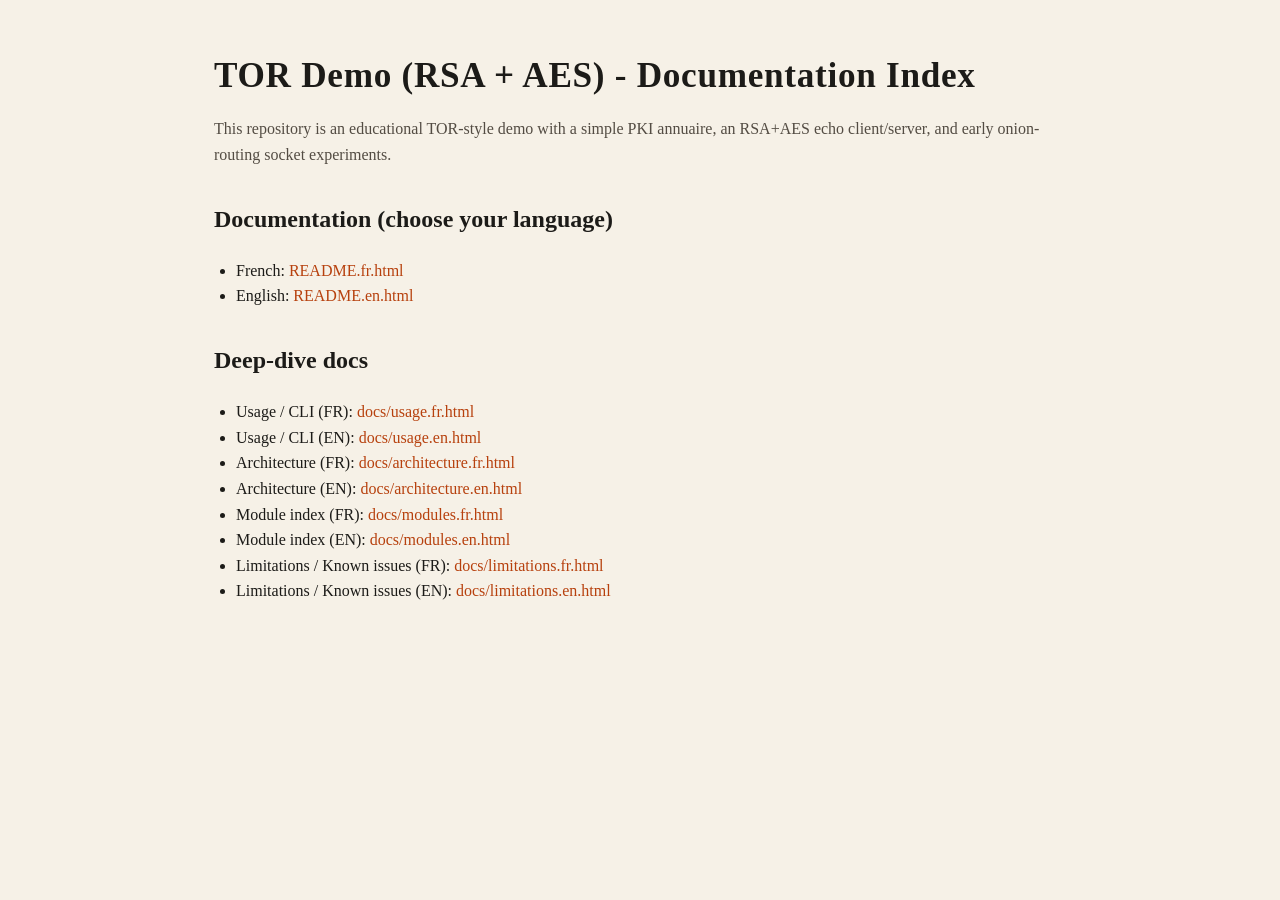
<file: docs_html/index.html>
<!doctype html>
<html lang="en">
<head>
  <meta charset="utf-8">
  <meta name="viewport" content="width=device-width, initial-scale=1">
  <title>TOR Demo Documentation Index</title>
  <link rel="stylesheet" href="assets/style.css">
</head>
<body>
  <div class="page">
    <header class="page-header">
      <h1>TOR Demo (RSA + AES) - Documentation Index</h1>
      <p class="subtitle">This repository is an educational TOR-style demo with a simple PKI annuaire, an RSA+AES echo client/server, and early onion-routing socket experiments.</p>
    </header>
    <main>
      <h2>Documentation (choose your language)</h2>
      <ul>
        <li>French: <a href="README.fr.html">README.fr.html</a></li>
        <li>English: <a href="README.en.html">README.en.html</a></li>
      </ul>

      <h2>Deep-dive docs</h2>
      <ul>
        <li>Usage / CLI (FR): <a href="docs/usage.fr.html">docs/usage.fr.html</a></li>
        <li>Usage / CLI (EN): <a href="docs/usage.en.html">docs/usage.en.html</a></li>
        <li>Architecture (FR): <a href="docs/architecture.fr.html">docs/architecture.fr.html</a></li>
        <li>Architecture (EN): <a href="docs/architecture.en.html">docs/architecture.en.html</a></li>
        <li>Module index (FR): <a href="docs/modules.fr.html">docs/modules.fr.html</a></li>
        <li>Module index (EN): <a href="docs/modules.en.html">docs/modules.en.html</a></li>
        <li>Limitations / Known issues (FR): <a href="docs/limitations.fr.html">docs/limitations.fr.html</a></li>
        <li>Limitations / Known issues (EN): <a href="docs/limitations.en.html">docs/limitations.en.html</a></li>
      </ul>
    </main>
  </div>
</body>
</html>
</file>
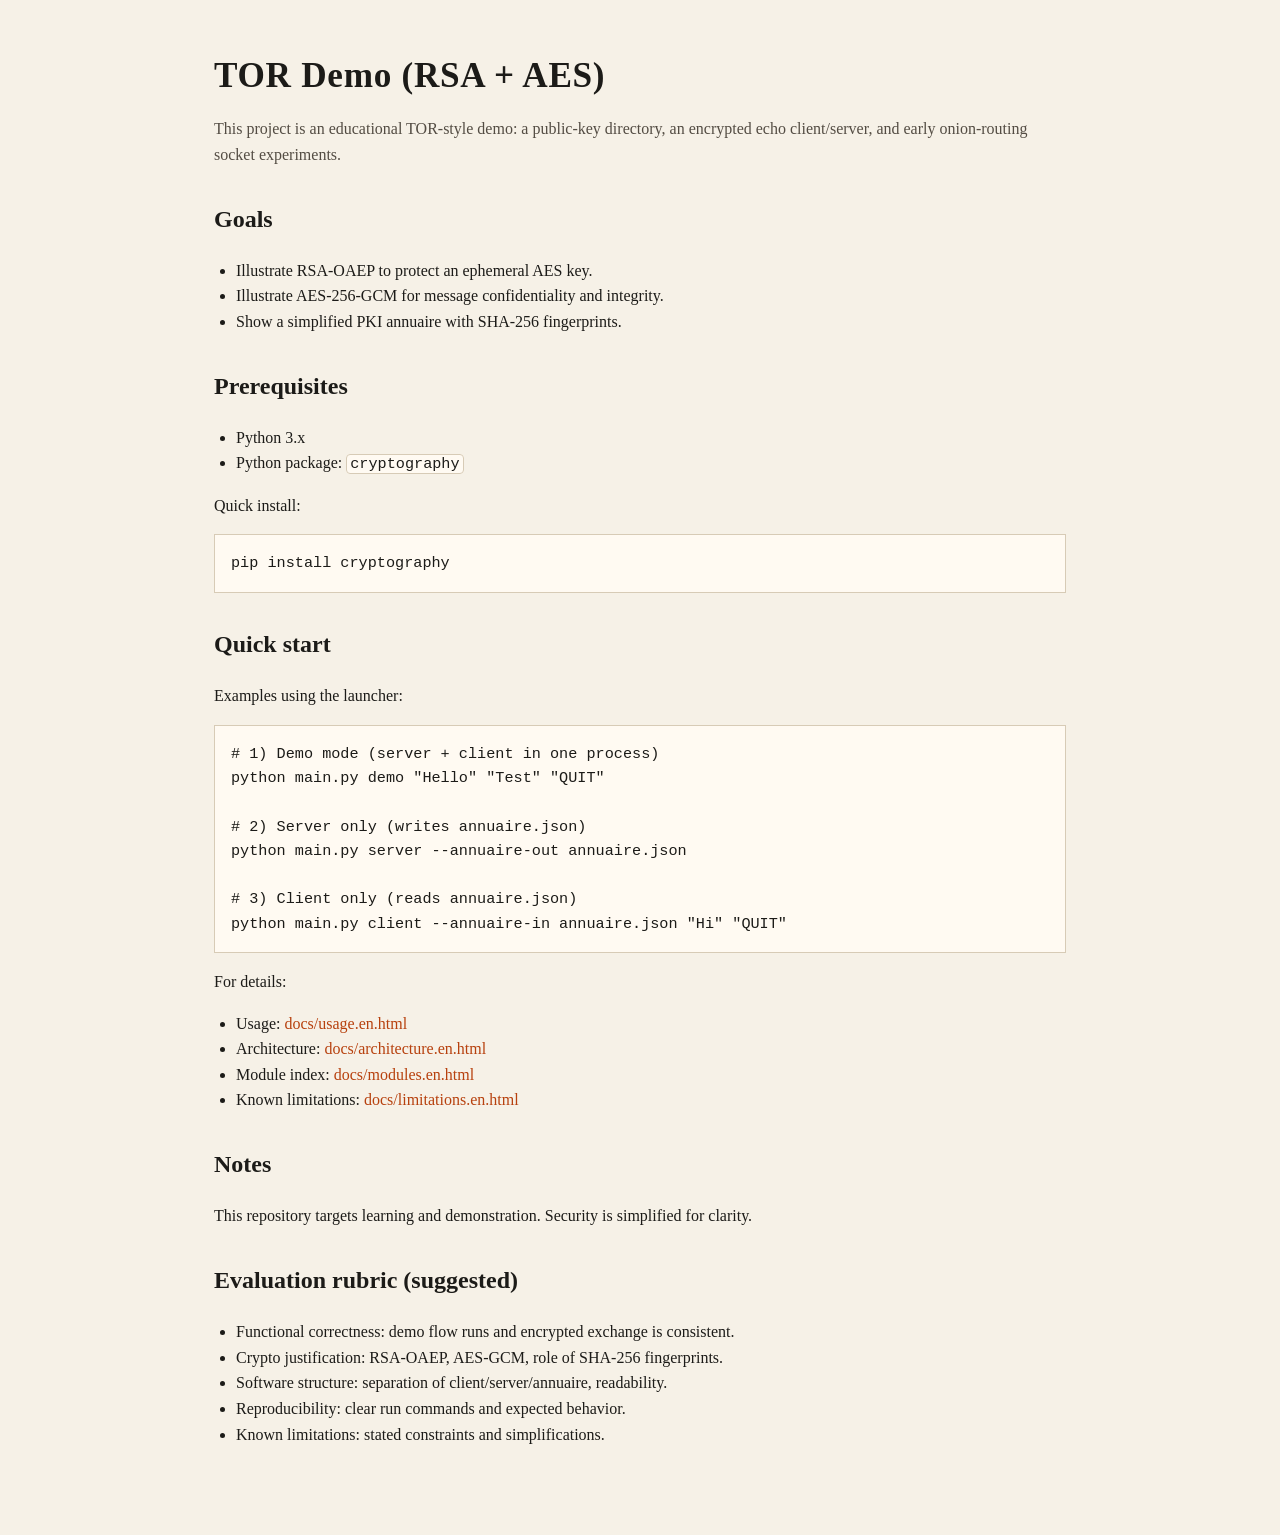
<file: docs_html/README.en.html>
<!doctype html>
<html lang="en">
<head>
  <meta charset="utf-8">
  <meta name="viewport" content="width=device-width, initial-scale=1">
  <title>TOR Demo (RSA + AES)</title>
  <link rel="stylesheet" href="assets/style.css">
</head>
<body>
  <div class="page">
    <header class="page-header">
      <h1>TOR Demo (RSA + AES)</h1>
      <p class="subtitle">This project is an educational TOR-style demo: a public-key directory, an encrypted echo client/server, and early onion-routing socket experiments.</p>
    </header>
    <main>
      <h2>Goals</h2>
      <ul>
        <li>Illustrate RSA-OAEP to protect an ephemeral AES key.</li>
        <li>Illustrate AES-256-GCM for message confidentiality and integrity.</li>
        <li>Show a simplified PKI annuaire with SHA-256 fingerprints.</li>
      </ul>

      <h2>Prerequisites</h2>
      <ul>
        <li>Python 3.x</li>
        <li>Python package: <code>cryptography</code></li>
      </ul>

      <p>Quick install:</p>
      <pre><code>pip install cryptography</code></pre>

      <h2>Quick start</h2>
      <p>Examples using the launcher:</p>
      <pre><code># 1) Demo mode (server + client in one process)
python main.py demo "Hello" "Test" "QUIT"

# 2) Server only (writes annuaire.json)
python main.py server --annuaire-out annuaire.json

# 3) Client only (reads annuaire.json)
python main.py client --annuaire-in annuaire.json "Hi" "QUIT"
</code></pre>

      <p>For details:</p>
      <ul>
        <li>Usage: <a href="docs/usage.en.html">docs/usage.en.html</a></li>
        <li>Architecture: <a href="docs/architecture.en.html">docs/architecture.en.html</a></li>
        <li>Module index: <a href="docs/modules.en.html">docs/modules.en.html</a></li>
        <li>Known limitations: <a href="docs/limitations.en.html">docs/limitations.en.html</a></li>
      </ul>

      <h2>Notes</h2>
      <p>This repository targets learning and demonstration. Security is simplified for clarity.</p>

      <h2>Evaluation rubric (suggested)</h2>
      <ul>
        <li>Functional correctness: demo flow runs and encrypted exchange is consistent.</li>
        <li>Crypto justification: RSA-OAEP, AES-GCM, role of SHA-256 fingerprints.</li>
        <li>Software structure: separation of client/server/annuaire, readability.</li>
        <li>Reproducibility: clear run commands and expected behavior.</li>
        <li>Known limitations: stated constraints and simplifications.</li>
      </ul>
    </main>
  </div>
</body>
</html>
</file>
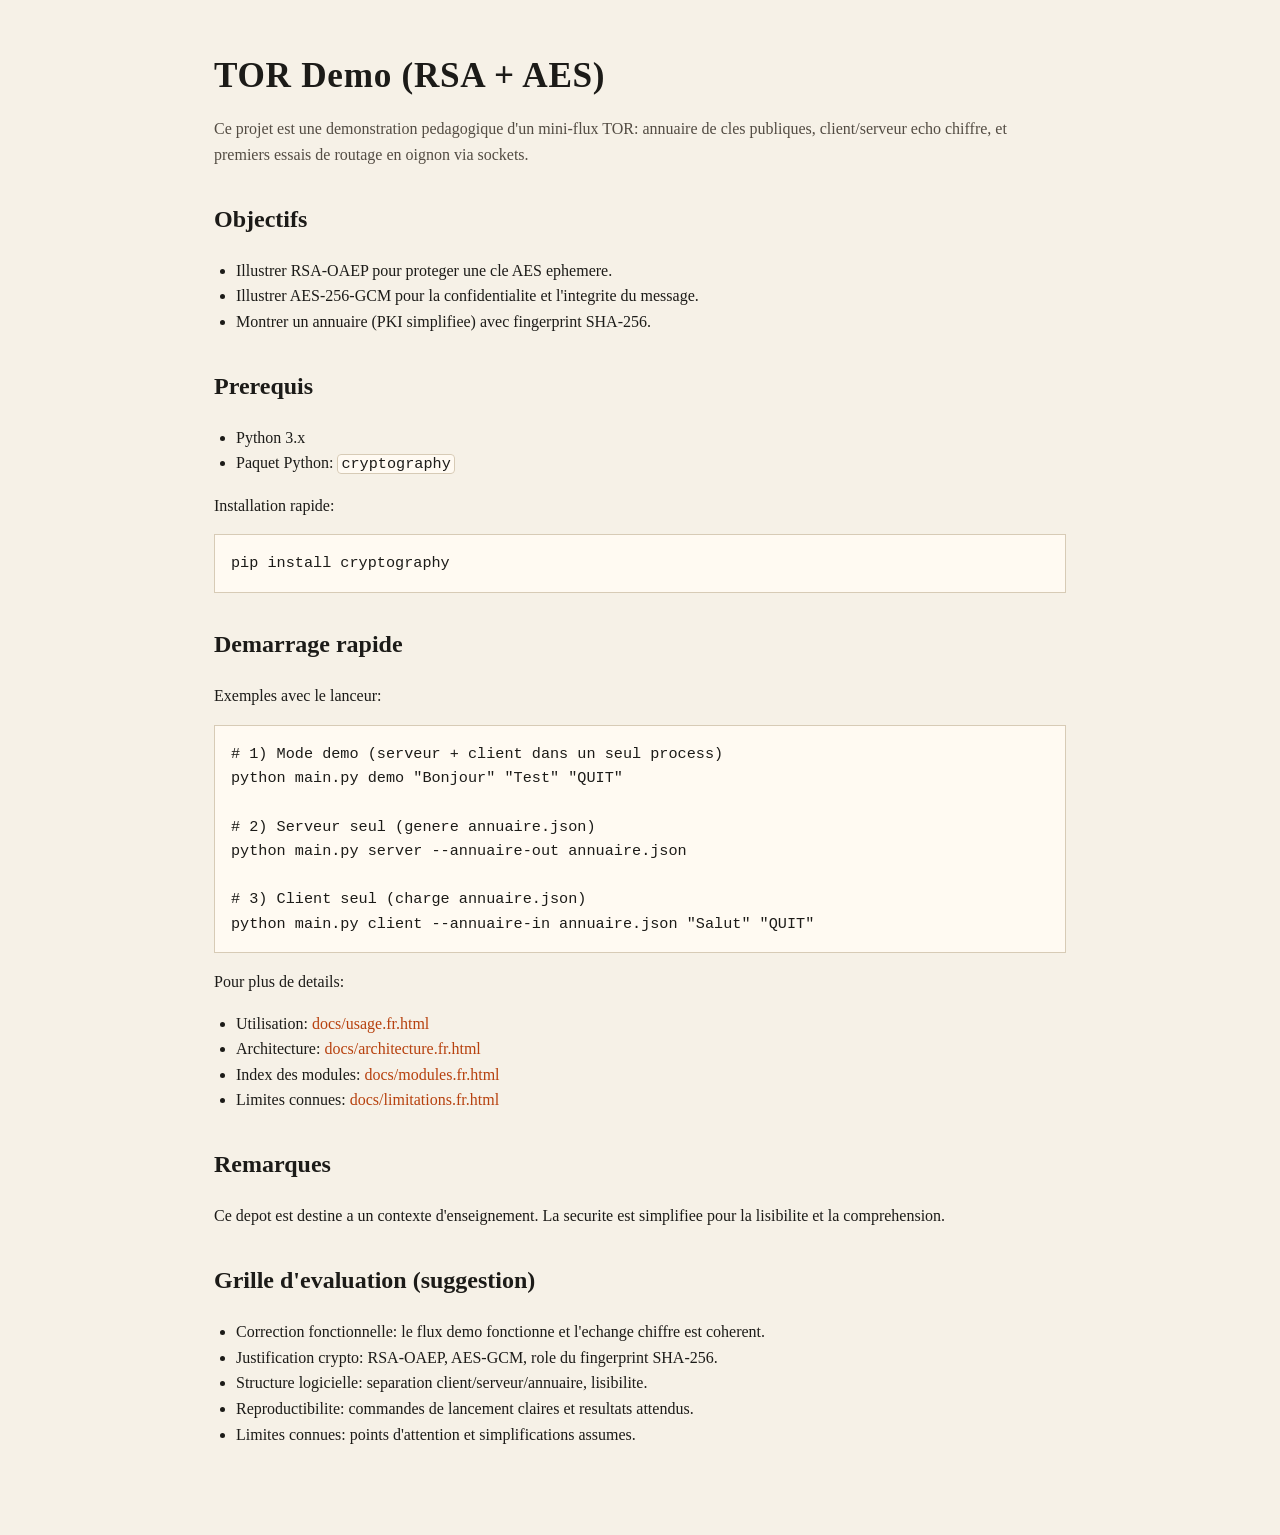
<file: docs_html/README.fr.html>
<!doctype html>
<html lang="fr">
<head>
  <meta charset="utf-8">
  <meta name="viewport" content="width=device-width, initial-scale=1">
  <title>TOR Demo (RSA + AES)</title>
  <link rel="stylesheet" href="assets/style.css">
</head>
<body>
  <div class="page">
    <header class="page-header">
      <h1>TOR Demo (RSA + AES)</h1>
      <p class="subtitle">Ce projet est une demonstration pedagogique d'un mini-flux TOR: annuaire de cles publiques, client/serveur echo chiffre, et premiers essais de routage en oignon via sockets.</p>
    </header>
    <main>
      <h2>Objectifs</h2>
      <ul>
        <li>Illustrer RSA-OAEP pour proteger une cle AES ephemere.</li>
        <li>Illustrer AES-256-GCM pour la confidentialite et l'integrite du message.</li>
        <li>Montrer un annuaire (PKI simplifiee) avec fingerprint SHA-256.</li>
      </ul>

      <h2>Prerequis</h2>
      <ul>
        <li>Python 3.x</li>
        <li>Paquet Python: <code>cryptography</code></li>
      </ul>

      <p>Installation rapide:</p>
      <pre><code>pip install cryptography</code></pre>

      <h2>Demarrage rapide</h2>
      <p>Exemples avec le lanceur:</p>
      <pre><code># 1) Mode demo (serveur + client dans un seul process)
python main.py demo "Bonjour" "Test" "QUIT"

# 2) Serveur seul (genere annuaire.json)
python main.py server --annuaire-out annuaire.json

# 3) Client seul (charge annuaire.json)
python main.py client --annuaire-in annuaire.json "Salut" "QUIT"
</code></pre>

      <p>Pour plus de details:</p>
      <ul>
        <li>Utilisation: <a href="docs/usage.fr.html">docs/usage.fr.html</a></li>
        <li>Architecture: <a href="docs/architecture.fr.html">docs/architecture.fr.html</a></li>
        <li>Index des modules: <a href="docs/modules.fr.html">docs/modules.fr.html</a></li>
        <li>Limites connues: <a href="docs/limitations.fr.html">docs/limitations.fr.html</a></li>
      </ul>

      <h2>Remarques</h2>
      <p>Ce depot est destine a un contexte d'enseignement. La securite est simplifiee pour la lisibilite et la comprehension.</p>

      <h2>Grille d'evaluation (suggestion)</h2>
      <ul>
        <li>Correction fonctionnelle: le flux demo fonctionne et l'echange chiffre est coherent.</li>
        <li>Justification crypto: RSA-OAEP, AES-GCM, role du fingerprint SHA-256.</li>
        <li>Structure logicielle: separation client/serveur/annuaire, lisibilite.</li>
        <li>Reproductibilite: commandes de lancement claires et resultats attendus.</li>
        <li>Limites connues: points d'attention et simplifications assumes.</li>
      </ul>
    </main>
  </div>
</body>
</html>
</file>
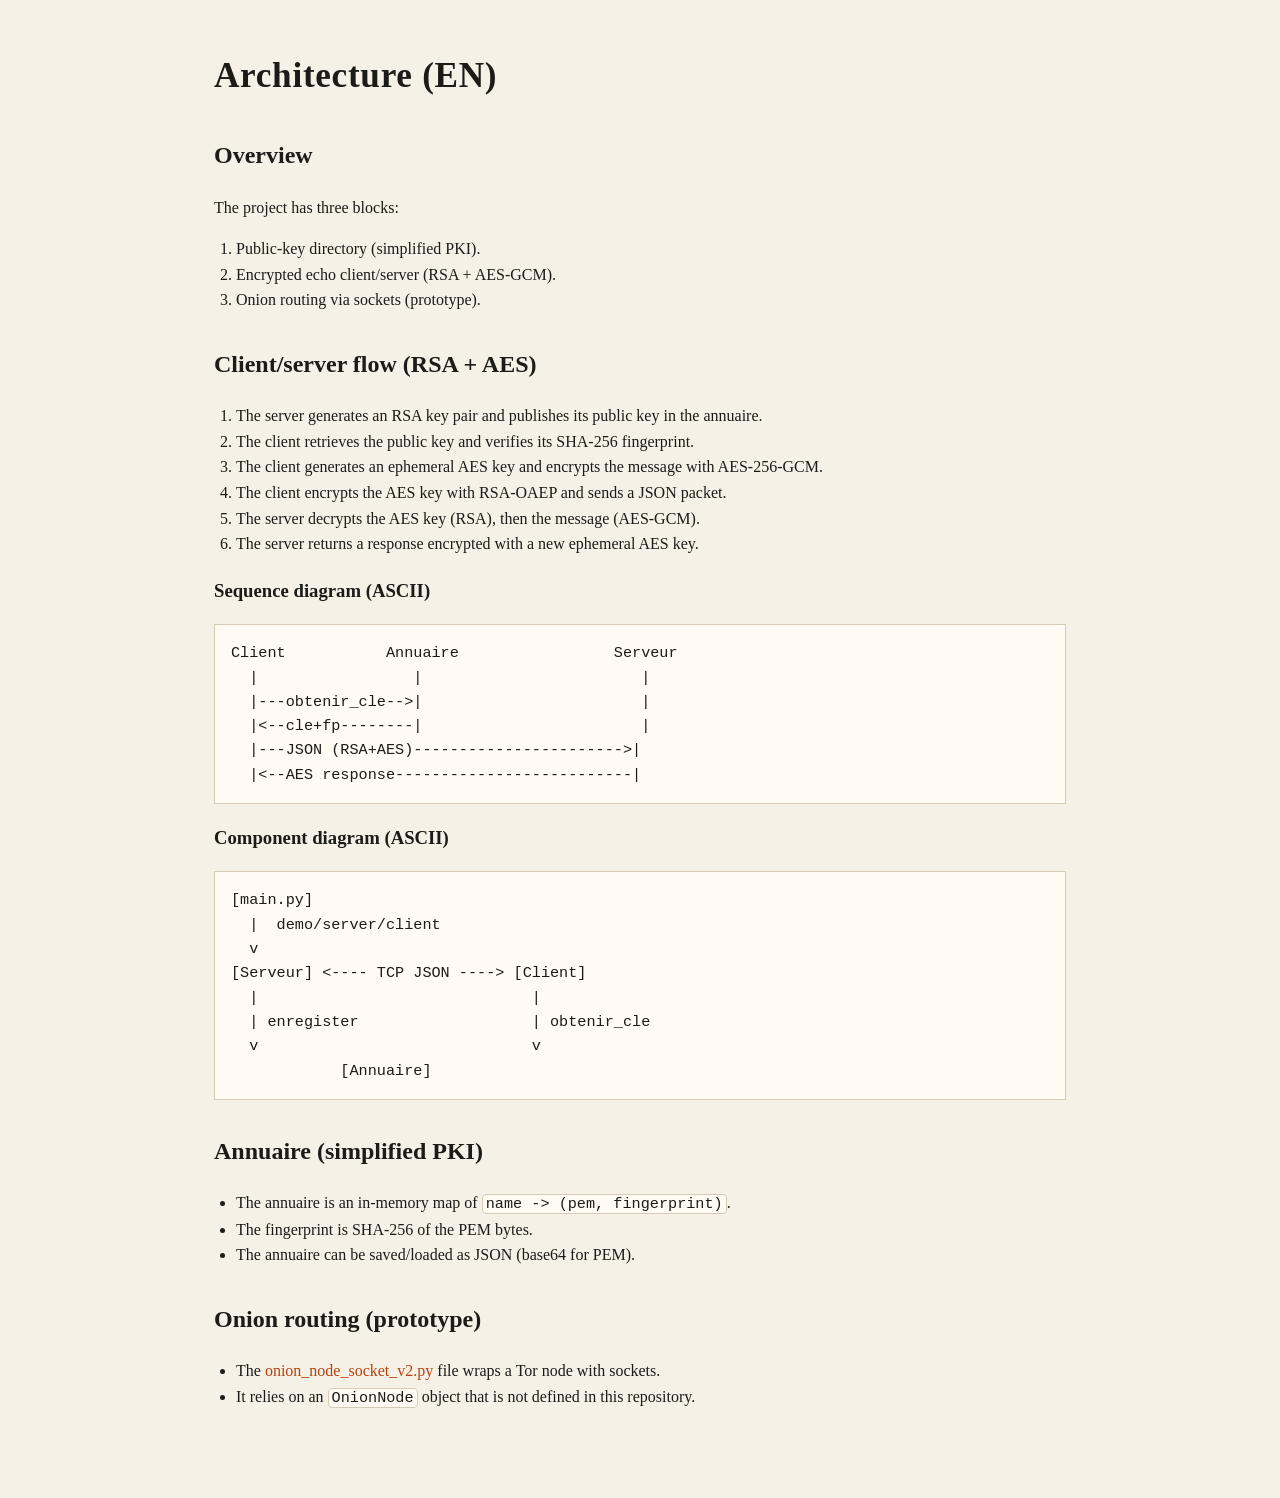
<file: docs_html/docs/architecture.en.html>
<!doctype html>
<html lang="en">
<head>
  <meta charset="utf-8">
  <meta name="viewport" content="width=device-width, initial-scale=1">
  <title>Architecture (EN)</title>
  <link rel="stylesheet" href="../assets/style.css">
</head>
<body>
  <div class="page">
    <header class="page-header">
      <h1>Architecture (EN)</h1>
    </header>
    <main>
      <h2>Overview</h2>
      <p>The project has three blocks:</p>
      <ol>
        <li>Public-key directory (simplified PKI).</li>
        <li>Encrypted echo client/server (RSA + AES-GCM).</li>
        <li>Onion routing via sockets (prototype).</li>
      </ol>

      <h2>Client/server flow (RSA + AES)</h2>
      <ol>
        <li>The server generates an RSA key pair and publishes its public key in the annuaire.</li>
        <li>The client retrieves the public key and verifies its SHA-256 fingerprint.</li>
        <li>The client generates an ephemeral AES key and encrypts the message with AES-256-GCM.</li>
        <li>The client encrypts the AES key with RSA-OAEP and sends a JSON packet.</li>
        <li>The server decrypts the AES key (RSA), then the message (AES-GCM).</li>
        <li>The server returns a response encrypted with a new ephemeral AES key.</li>
      </ol>

      <h3>Sequence diagram (ASCII)</h3>
      <pre><code>Client           Annuaire                 Serveur
  |                 |                        |
  |---obtenir_cle-->|                        |
  |<--cle+fp--------|                        |
  |---JSON (RSA+AES)----------------------->|
  |<--AES response--------------------------|
</code></pre>

      <h3>Component diagram (ASCII)</h3>
      <pre><code>[main.py]
  |  demo/server/client
  v
[Serveur] <---- TCP JSON ----> [Client]
  |                              |
  | enregister                   | obtenir_cle
  v                              v
            [Annuaire]
</code></pre>

      <h2>Annuaire (simplified PKI)</h2>
      <ul>
        <li>The annuaire is an in-memory map of <code>name -> (pem, fingerprint)</code>.</li>
        <li>The fingerprint is SHA-256 of the PEM bytes.</li>
        <li>The annuaire can be saved/loaded as JSON (base64 for PEM).</li>
      </ul>

      <h2>Onion routing (prototype)</h2>
      <ul>
        <li>The <a href="../onion_node_socket_v2.py">onion_node_socket_v2.py</a> file wraps a Tor node with sockets.</li>
        <li>It relies on an <code>OnionNode</code> object that is not defined in this repository.</li>
      </ul>
    </main>
  </div>
</body>
</html>
</file>
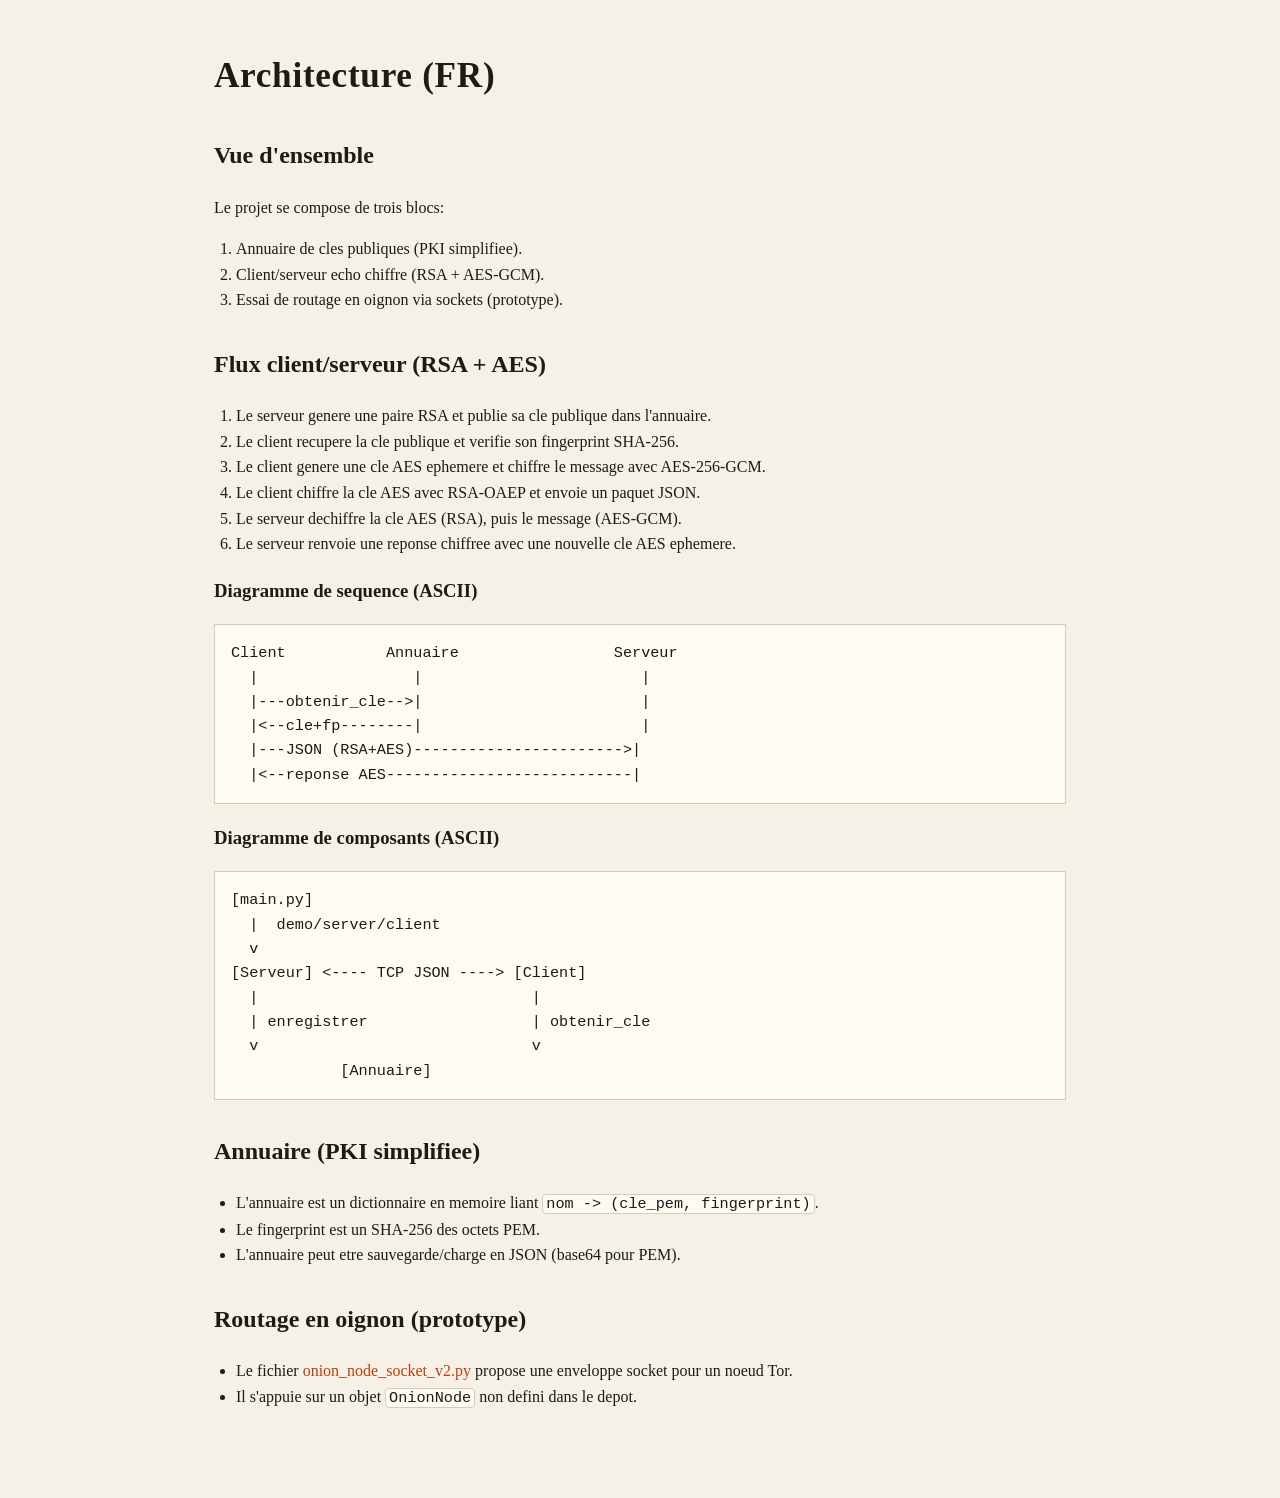
<file: docs_html/docs/architecture.fr.html>
<!doctype html>
<html lang="fr">
<head>
  <meta charset="utf-8">
  <meta name="viewport" content="width=device-width, initial-scale=1">
  <title>Architecture (FR)</title>
  <link rel="stylesheet" href="../assets/style.css">
</head>
<body>
  <div class="page">
    <header class="page-header">
      <h1>Architecture (FR)</h1>
    </header>
    <main>
      <h2>Vue d'ensemble</h2>
      <p>Le projet se compose de trois blocs:</p>
      <ol>
        <li>Annuaire de cles publiques (PKI simplifiee).</li>
        <li>Client/serveur echo chiffre (RSA + AES-GCM).</li>
        <li>Essai de routage en oignon via sockets (prototype).</li>
      </ol>

      <h2>Flux client/serveur (RSA + AES)</h2>
      <ol>
        <li>Le serveur genere une paire RSA et publie sa cle publique dans l'annuaire.</li>
        <li>Le client recupere la cle publique et verifie son fingerprint SHA-256.</li>
        <li>Le client genere une cle AES ephemere et chiffre le message avec AES-256-GCM.</li>
        <li>Le client chiffre la cle AES avec RSA-OAEP et envoie un paquet JSON.</li>
        <li>Le serveur dechiffre la cle AES (RSA), puis le message (AES-GCM).</li>
        <li>Le serveur renvoie une reponse chiffree avec une nouvelle cle AES ephemere.</li>
      </ol>

      <h3>Diagramme de sequence (ASCII)</h3>
      <pre><code>Client           Annuaire                 Serveur
  |                 |                        |
  |---obtenir_cle-->|                        |
  |<--cle+fp--------|                        |
  |---JSON (RSA+AES)----------------------->|
  |<--reponse AES---------------------------|
</code></pre>

      <h3>Diagramme de composants (ASCII)</h3>
      <pre><code>[main.py]
  |  demo/server/client
  v
[Serveur] <---- TCP JSON ----> [Client]
  |                              |
  | enregistrer                  | obtenir_cle
  v                              v
            [Annuaire]
</code></pre>

      <h2>Annuaire (PKI simplifiee)</h2>
      <ul>
        <li>L'annuaire est un dictionnaire en memoire liant <code>nom -> (cle_pem, fingerprint)</code>.</li>
        <li>Le fingerprint est un SHA-256 des octets PEM.</li>
        <li>L'annuaire peut etre sauvegarde/charge en JSON (base64 pour PEM).</li>
      </ul>

      <h2>Routage en oignon (prototype)</h2>
      <ul>
        <li>Le fichier <a href="../onion_node_socket_v2.py">onion_node_socket_v2.py</a> propose une enveloppe socket pour un noeud Tor.</li>
        <li>Il s'appuie sur un objet <code>OnionNode</code> non defini dans le depot.</li>
      </ul>
    </main>
  </div>
</body>
</html>
</file>
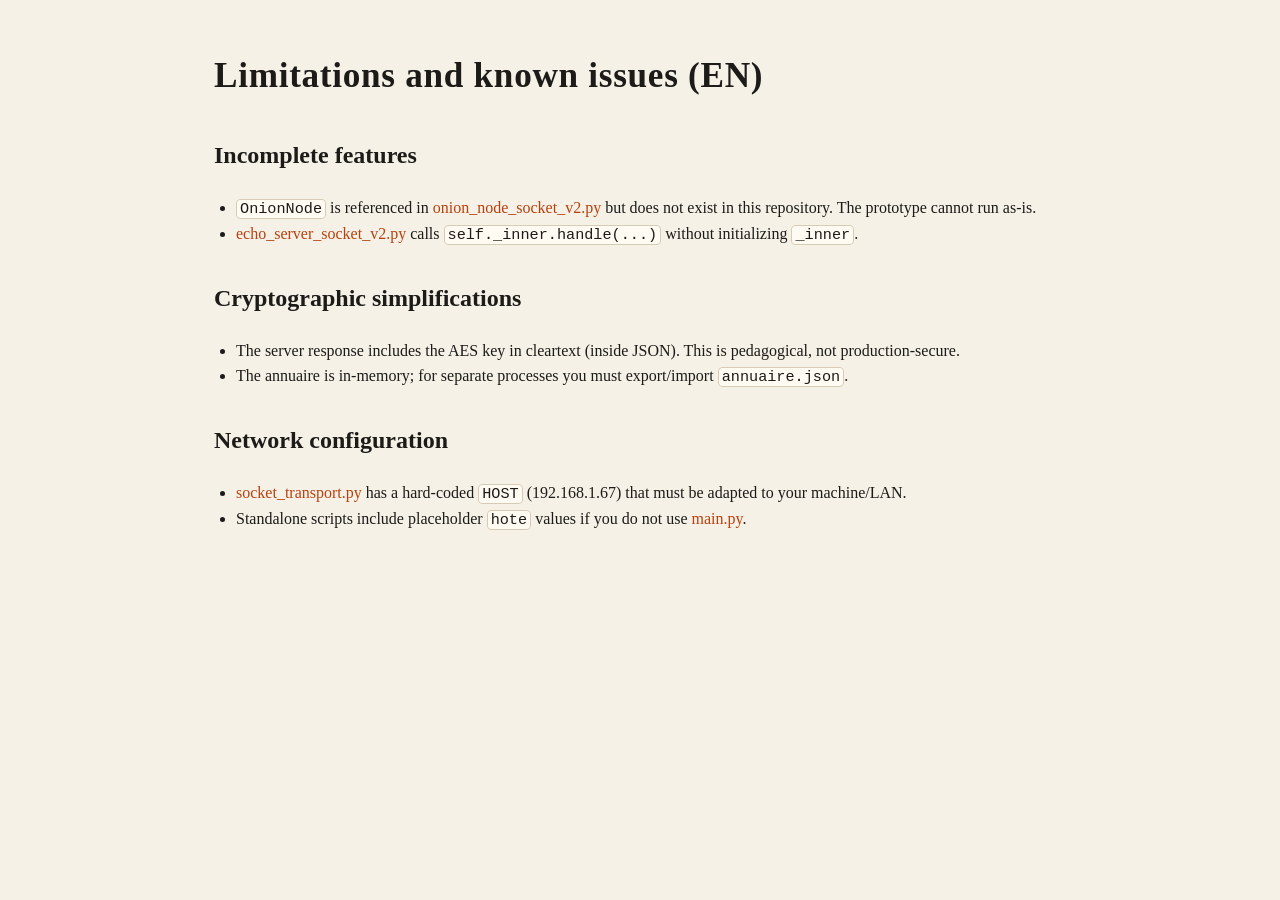
<file: docs_html/docs/limitations.en.html>
<!doctype html>
<html lang="en">
<head>
  <meta charset="utf-8">
  <meta name="viewport" content="width=device-width, initial-scale=1">
  <title>Limitations and Known Issues (EN)</title>
  <link rel="stylesheet" href="../assets/style.css">
</head>
<body>
  <div class="page">
    <header class="page-header">
      <h1>Limitations and known issues (EN)</h1>
    </header>
    <main>
      <h2>Incomplete features</h2>
      <ul>
        <li><code>OnionNode</code> is referenced in <a href="../onion_node_socket_v2.py">onion_node_socket_v2.py</a> but does not exist in this repository. The prototype cannot run as-is.</li>
        <li><a href="../echo_server_socket_v2.py">echo_server_socket_v2.py</a> calls <code>self._inner.handle(...)</code> without initializing <code>_inner</code>.</li>
      </ul>

      <h2>Cryptographic simplifications</h2>
      <ul>
        <li>The server response includes the AES key in cleartext (inside JSON). This is pedagogical, not production-secure.</li>
        <li>The annuaire is in-memory; for separate processes you must export/import <code>annuaire.json</code>.</li>
      </ul>

      <h2>Network configuration</h2>
      <ul>
        <li><a href="../socket_transport.py">socket_transport.py</a> has a hard-coded <code>HOST</code> (192.168.1.67) that must be adapted to your machine/LAN.</li>
        <li>Standalone scripts include placeholder <code>hote</code> values if you do not use <a href="../main.py">main.py</a>.</li>
      </ul>
    </main>
  </div>
</body>
</html>
</file>
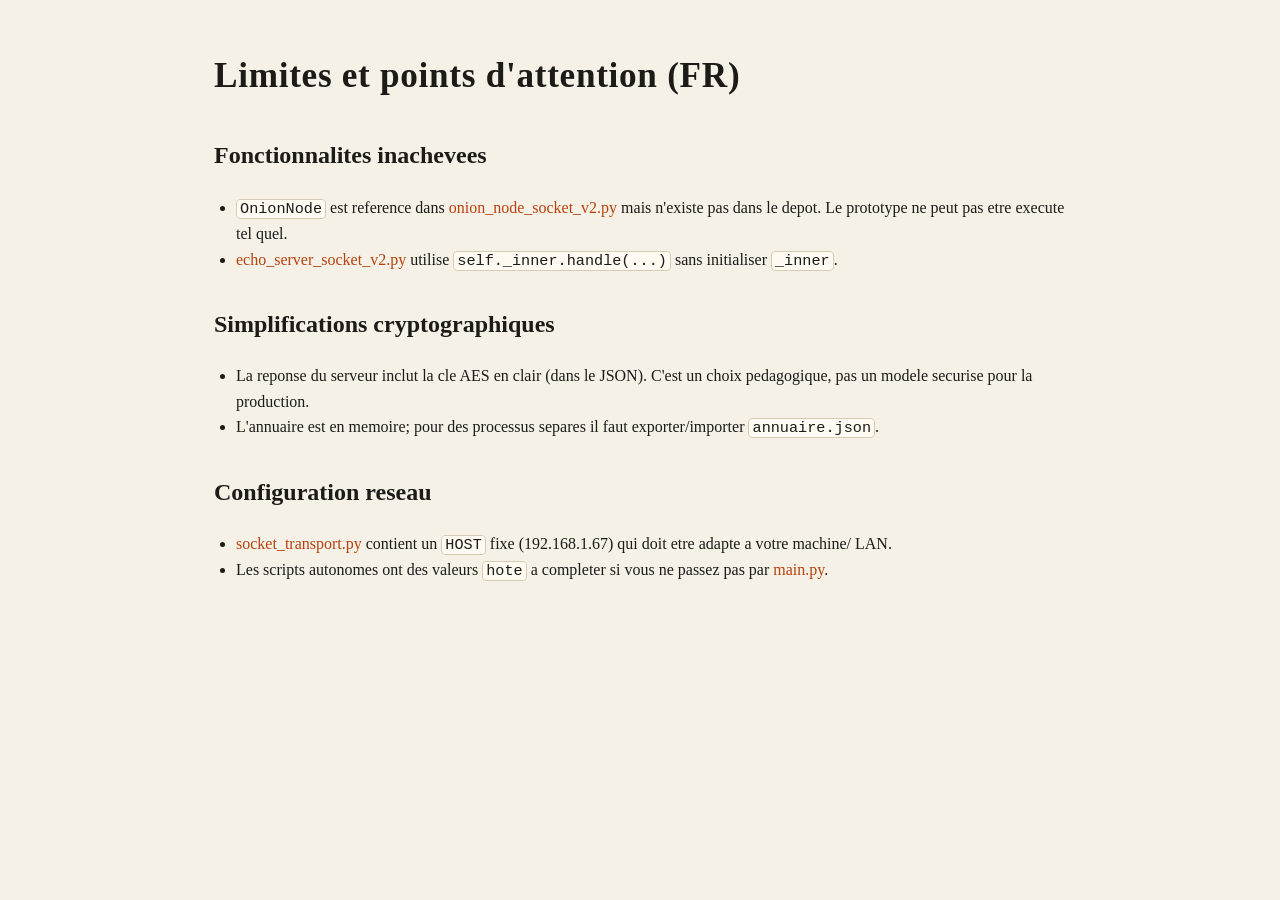
<file: docs_html/docs/limitations.fr.html>
<!doctype html>
<html lang="fr">
<head>
  <meta charset="utf-8">
  <meta name="viewport" content="width=device-width, initial-scale=1">
  <title>Limites et points d'attention (FR)</title>
  <link rel="stylesheet" href="../assets/style.css">
</head>
<body>
  <div class="page">
    <header class="page-header">
      <h1>Limites et points d'attention (FR)</h1>
    </header>
    <main>
      <h2>Fonctionnalites inachevees</h2>
      <ul>
        <li><code>OnionNode</code> est reference dans <a href="../onion_node_socket_v2.py">onion_node_socket_v2.py</a> mais n'existe pas dans le depot. Le prototype ne peut pas etre execute tel quel.</li>
        <li><a href="../echo_server_socket_v2.py">echo_server_socket_v2.py</a> utilise <code>self._inner.handle(...)</code> sans initialiser <code>_inner</code>.</li>
      </ul>

      <h2>Simplifications cryptographiques</h2>
      <ul>
        <li>La reponse du serveur inclut la cle AES en clair (dans le JSON). C'est un choix pedagogique, pas un modele securise pour la production.</li>
        <li>L'annuaire est en memoire; pour des processus separes il faut exporter/importer <code>annuaire.json</code>.</li>
      </ul>

      <h2>Configuration reseau</h2>
      <ul>
        <li><a href="../socket_transport.py">socket_transport.py</a> contient un <code>HOST</code> fixe (192.168.1.67) qui doit etre adapte a votre machine/ LAN.</li>
        <li>Les scripts autonomes ont des valeurs <code>hote</code> a completer si vous ne passez pas par <a href="../main.py">main.py</a>.</li>
      </ul>
    </main>
  </div>
</body>
</html>
</file>
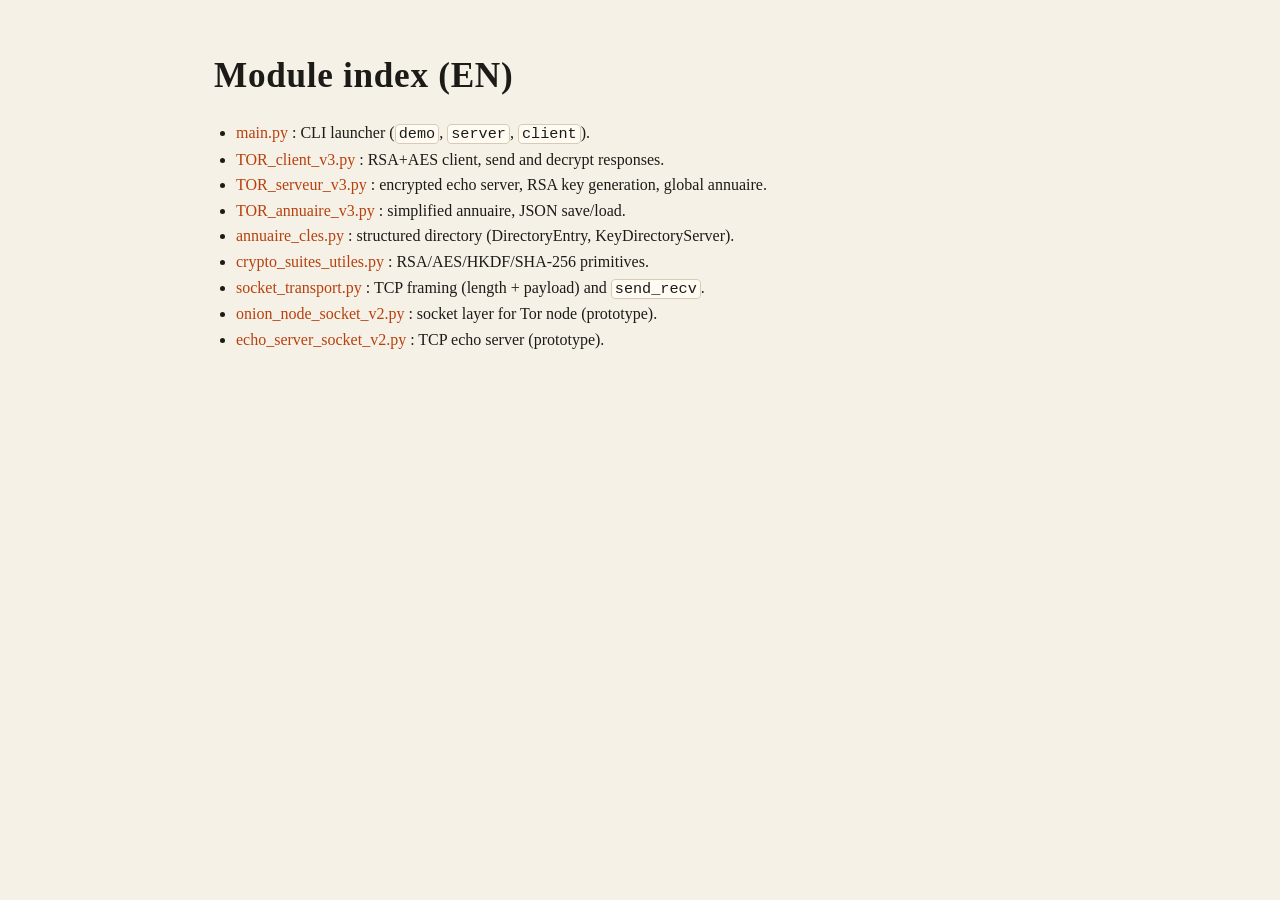
<file: docs_html/docs/modules.en.html>
<!doctype html>
<html lang="en">
<head>
  <meta charset="utf-8">
  <meta name="viewport" content="width=device-width, initial-scale=1">
  <title>Module Index (EN)</title>
  <link rel="stylesheet" href="../assets/style.css">
</head>
<body>
  <div class="page">
    <header class="page-header">
      <h1>Module index (EN)</h1>
    </header>
    <main>
      <ul>
        <li><a href="../main.py">main.py</a> : CLI launcher (<code>demo</code>, <code>server</code>, <code>client</code>).</li>
        <li><a href="../TOR_client_v3.py">TOR_client_v3.py</a> : RSA+AES client, send and decrypt responses.</li>
        <li><a href="../TOR_serveur_v3.py">TOR_serveur_v3.py</a> : encrypted echo server, RSA key generation, global annuaire.</li>
        <li><a href="../TOR_annuaire_v3.py">TOR_annuaire_v3.py</a> : simplified annuaire, JSON save/load.</li>
        <li><a href="../annuaire_cles.py">annuaire_cles.py</a> : structured directory (DirectoryEntry, KeyDirectoryServer).</li>
        <li><a href="../crypto_suites_utiles.py">crypto_suites_utiles.py</a> : RSA/AES/HKDF/SHA-256 primitives.</li>
        <li><a href="../socket_transport.py">socket_transport.py</a> : TCP framing (length + payload) and <code>send_recv</code>.</li>
        <li><a href="../onion_node_socket_v2.py">onion_node_socket_v2.py</a> : socket layer for Tor node (prototype).</li>
        <li><a href="../echo_server_socket_v2.py">echo_server_socket_v2.py</a> : TCP echo server (prototype).</li>
      </ul>
    </main>
  </div>
</body>
</html>
</file>
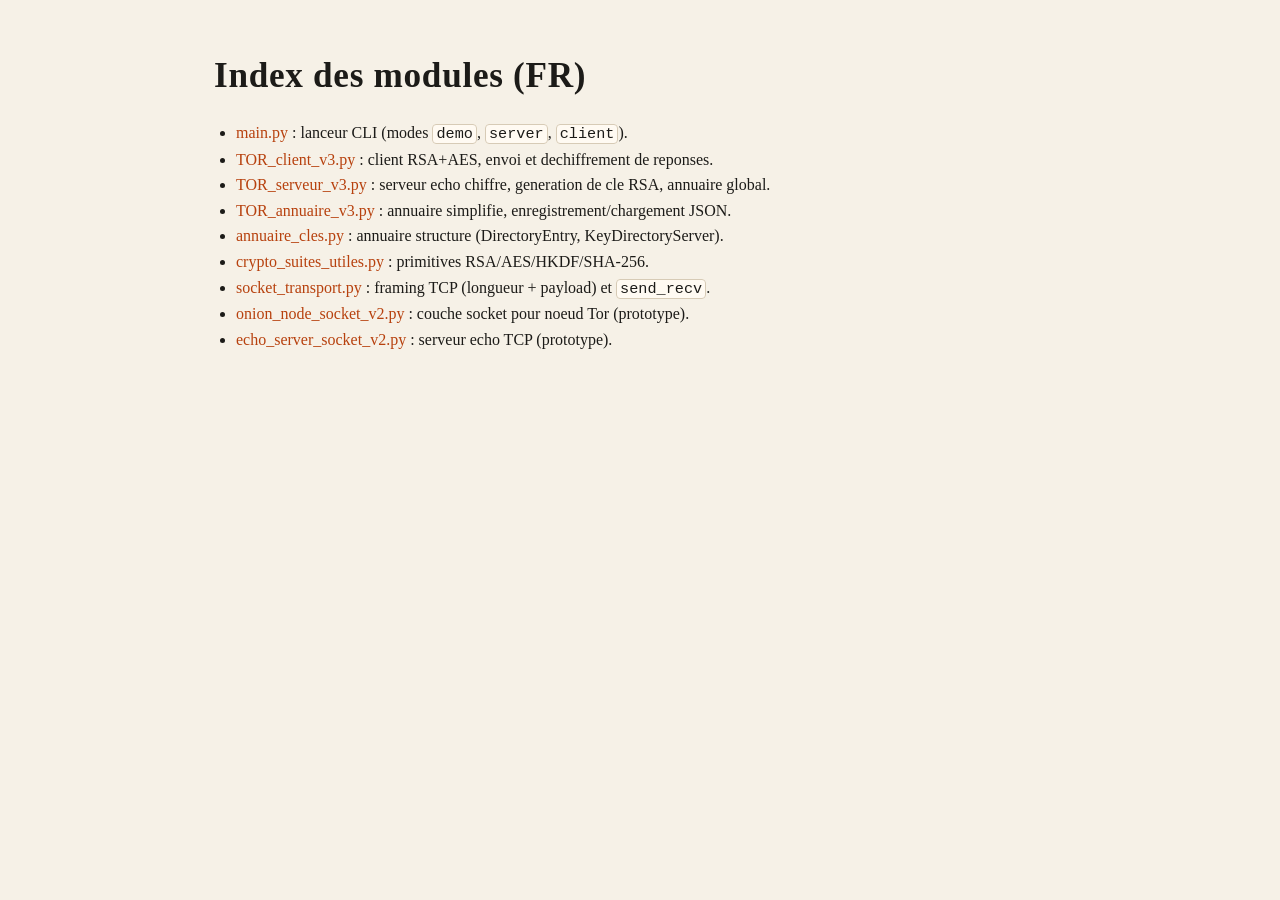
<file: docs_html/docs/modules.fr.html>
<!doctype html>
<html lang="fr">
<head>
  <meta charset="utf-8">
  <meta name="viewport" content="width=device-width, initial-scale=1">
  <title>Index des modules (FR)</title>
  <link rel="stylesheet" href="../assets/style.css">
</head>
<body>
  <div class="page">
    <header class="page-header">
      <h1>Index des modules (FR)</h1>
    </header>
    <main>
      <ul>
        <li><a href="../main.py">main.py</a> : lanceur CLI (modes <code>demo</code>, <code>server</code>, <code>client</code>).</li>
        <li><a href="../TOR_client_v3.py">TOR_client_v3.py</a> : client RSA+AES, envoi et dechiffrement de reponses.</li>
        <li><a href="../TOR_serveur_v3.py">TOR_serveur_v3.py</a> : serveur echo chiffre, generation de cle RSA, annuaire global.</li>
        <li><a href="../TOR_annuaire_v3.py">TOR_annuaire_v3.py</a> : annuaire simplifie, enregistrement/chargement JSON.</li>
        <li><a href="../annuaire_cles.py">annuaire_cles.py</a> : annuaire structure (DirectoryEntry, KeyDirectoryServer).</li>
        <li><a href="../crypto_suites_utiles.py">crypto_suites_utiles.py</a> : primitives RSA/AES/HKDF/SHA-256.</li>
        <li><a href="../socket_transport.py">socket_transport.py</a> : framing TCP (longueur + payload) et <code>send_recv</code>.</li>
        <li><a href="../onion_node_socket_v2.py">onion_node_socket_v2.py</a> : couche socket pour noeud Tor (prototype).</li>
        <li><a href="../echo_server_socket_v2.py">echo_server_socket_v2.py</a> : serveur echo TCP (prototype).</li>
      </ul>
    </main>
  </div>
</body>
</html>
</file>
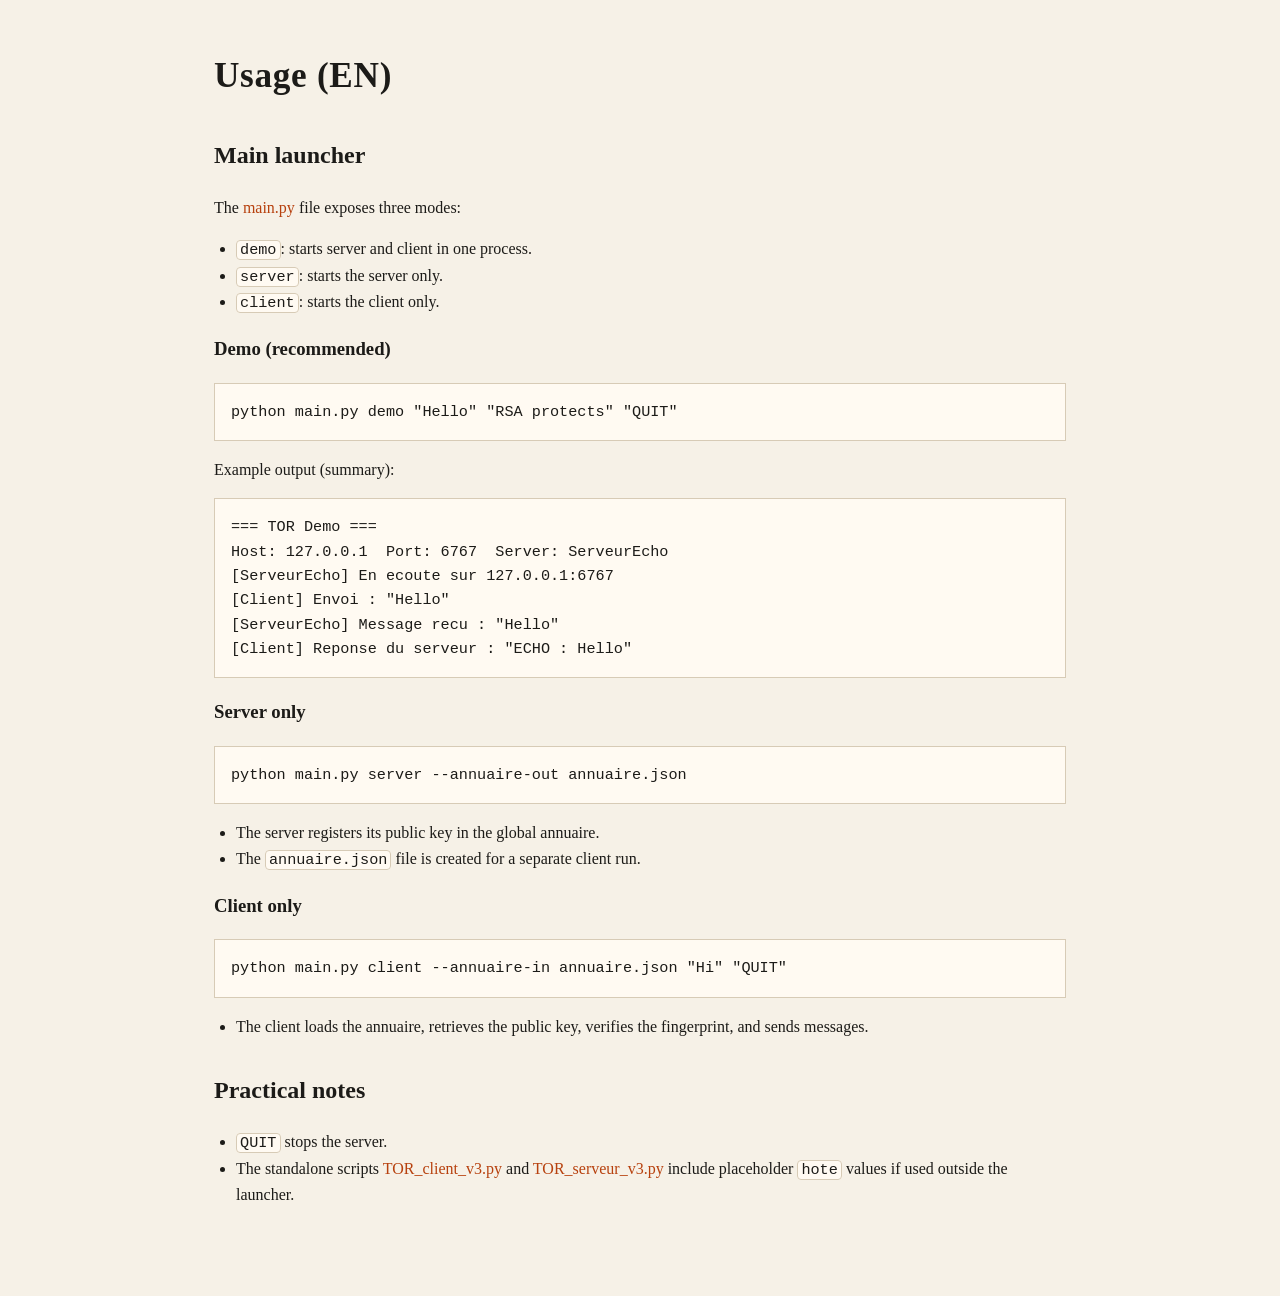
<file: docs_html/docs/usage.en.html>
<!doctype html>
<html lang="en">
<head>
  <meta charset="utf-8">
  <meta name="viewport" content="width=device-width, initial-scale=1">
  <title>Usage (EN)</title>
  <link rel="stylesheet" href="../assets/style.css">
</head>
<body>
  <div class="page">
    <header class="page-header">
      <h1>Usage (EN)</h1>
    </header>
    <main>
      <h2>Main launcher</h2>
      <p>The <a href="../main.py">main.py</a> file exposes three modes:</p>
      <ul>
        <li><code>demo</code>: starts server and client in one process.</li>
        <li><code>server</code>: starts the server only.</li>
        <li><code>client</code>: starts the client only.</li>
      </ul>

      <h3>Demo (recommended)</h3>
      <pre><code>python main.py demo "Hello" "RSA protects" "QUIT"
</code></pre>

      <p>Example output (summary):</p>
      <pre><code>=== TOR Demo ===
Host: 127.0.0.1  Port: 6767  Server: ServeurEcho
[ServeurEcho] En ecoute sur 127.0.0.1:6767
[Client] Envoi : "Hello"
[ServeurEcho] Message recu : "Hello"
[Client] Reponse du serveur : "ECHO : Hello"
</code></pre>

      <h3>Server only</h3>
      <pre><code>python main.py server --annuaire-out annuaire.json
</code></pre>
      <ul>
        <li>The server registers its public key in the global annuaire.</li>
        <li>The <code>annuaire.json</code> file is created for a separate client run.</li>
      </ul>

      <h3>Client only</h3>
      <pre><code>python main.py client --annuaire-in annuaire.json "Hi" "QUIT"
</code></pre>
      <ul>
        <li>The client loads the annuaire, retrieves the public key, verifies the fingerprint, and sends messages.</li>
      </ul>

      <h2>Practical notes</h2>
      <ul>
        <li><code>QUIT</code> stops the server.</li>
        <li>The standalone scripts <a href="../TOR_client_v3.py">TOR_client_v3.py</a> and <a href="../TOR_serveur_v3.py">TOR_serveur_v3.py</a> include placeholder <code>hote</code> values if used outside the launcher.</li>
      </ul>
    </main>
  </div>
</body>
</html>
</file>
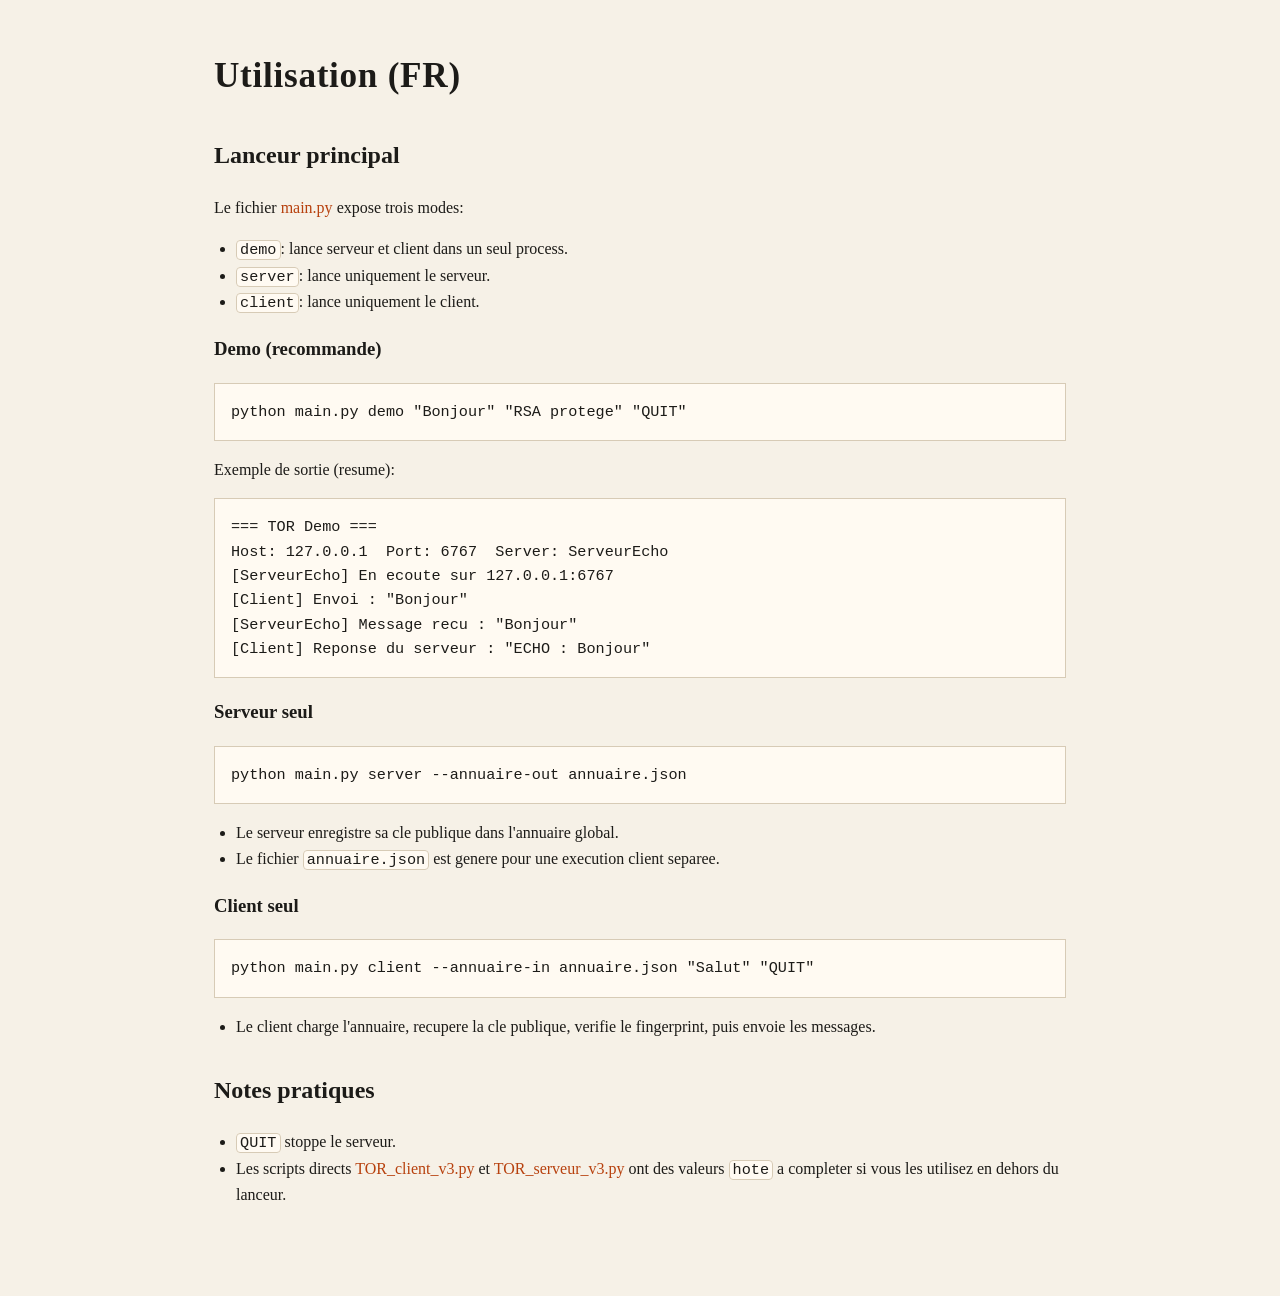
<file: docs_html/docs/usage.fr.html>
<!doctype html>
<html lang="fr">
<head>
  <meta charset="utf-8">
  <meta name="viewport" content="width=device-width, initial-scale=1">
  <title>Utilisation (FR)</title>
  <link rel="stylesheet" href="../assets/style.css">
</head>
<body>
  <div class="page">
    <header class="page-header">
      <h1>Utilisation (FR)</h1>
    </header>
    <main>
      <h2>Lanceur principal</h2>
      <p>Le fichier <a href="../main.py">main.py</a> expose trois modes:</p>
      <ul>
        <li><code>demo</code>: lance serveur et client dans un seul process.</li>
        <li><code>server</code>: lance uniquement le serveur.</li>
        <li><code>client</code>: lance uniquement le client.</li>
      </ul>

      <h3>Demo (recommande)</h3>
      <pre><code>python main.py demo "Bonjour" "RSA protege" "QUIT"
</code></pre>

      <p>Exemple de sortie (resume):</p>
      <pre><code>=== TOR Demo ===
Host: 127.0.0.1  Port: 6767  Server: ServeurEcho
[ServeurEcho] En ecoute sur 127.0.0.1:6767
[Client] Envoi : "Bonjour"
[ServeurEcho] Message recu : "Bonjour"
[Client] Reponse du serveur : "ECHO : Bonjour"
</code></pre>

      <h3>Serveur seul</h3>
      <pre><code>python main.py server --annuaire-out annuaire.json
</code></pre>
      <ul>
        <li>Le serveur enregistre sa cle publique dans l'annuaire global.</li>
        <li>Le fichier <code>annuaire.json</code> est genere pour une execution client separee.</li>
      </ul>

      <h3>Client seul</h3>
      <pre><code>python main.py client --annuaire-in annuaire.json "Salut" "QUIT"
</code></pre>
      <ul>
        <li>Le client charge l'annuaire, recupere la cle publique, verifie le fingerprint, puis envoie les messages.</li>
      </ul>

      <h2>Notes pratiques</h2>
      <ul>
        <li><code>QUIT</code> stoppe le serveur.</li>
        <li>Les scripts directs <a href="../TOR_client_v3.py">TOR_client_v3.py</a> et <a href="../TOR_serveur_v3.py">TOR_serveur_v3.py</a> ont des valeurs <code>hote</code> a completer si vous les utilisez en dehors du lanceur.</li>
      </ul>
    </main>
  </div>
</body>
</html>
</file>
<file: docs_html/assets/style.css>
:root {
  --bg: #f6f1e7;
  --ink: #1c1b18;
  --muted: #534c43;
  --accent: #b7410e;
  --border: #d7cbb6;
  --code: #fffaf2;
}

* {
  box-sizing: border-box;
}

body {
  margin: 0;
  background: var(--bg);
  color: var(--ink);
  font-family: "Georgia", "Times New Roman", serif;
  line-height: 1.6;
}

a {
  color: var(--accent);
  text-decoration: none;
}

a:hover {
  text-decoration: underline;
}

.page {
  max-width: 900px;
  margin: 0 auto;
  padding: 48px 24px 72px;
}

.page-header h1 {
  margin: 0 0 12px;
  font-size: 2.2rem;
  letter-spacing: 0.02em;
}

.subtitle {
  color: var(--muted);
  margin-top: 0;
}

h2 {
  margin-top: 32px;
}

code {
  background: var(--code);
  padding: 0 0.2em;
  border: 1px solid var(--border);
  border-radius: 4px;
  font-family: "Courier New", monospace;
  font-size: 0.95em;
}

pre {
  background: var(--code);
  border: 1px solid var(--border);
  padding: 16px;
  overflow-x: auto;
}

pre code {
  background: transparent;
  border: 0;
  padding: 0;
}

ul,
ol {
  padding-left: 22px;
}
</file>
